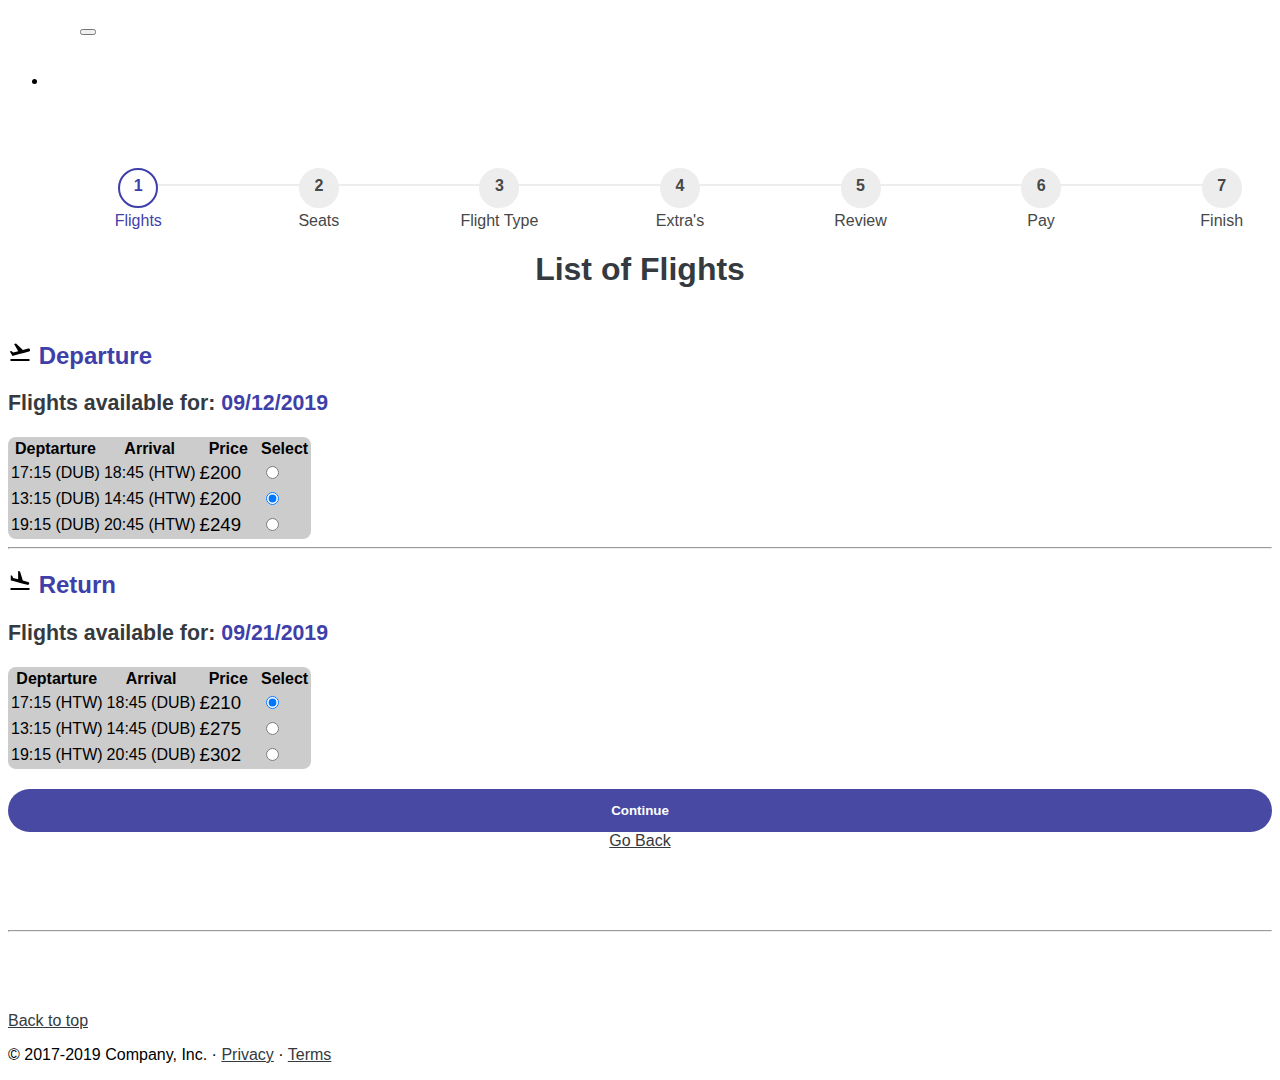
<file: FinalCode1/public/flights.html>
<html lang="en">
<head>
  <title>Select flight</title>
  <link rel="stylesheet" href="https://stackpath.bootstrapcdn.com/bootstrap/4.2.1/css/bootstrap.min.css" integrity="sha384-GJzZqFGwb1QTTN6wy59ffF1BuGJpLSa9DkKMp0DgiMDm4iYMj70gZWKYbI706tWS" crossorigin="anonymous">


    <!-- Add icon library -->
    <link rel="stylesheet" href="https://cdnjs.cloudflare.com/ajax/libs/font-awesome/4.7.0/css/font-awesome.min.css">
    <link href="css/progress.css" rel="stylesheet" type="text/css">
    <link href="css/style.css" rel="stylesheet" type="text/css">
    <!-- Google font -->
    <link href="https://fonts.googleapis.com/css?family=Montserrat" rel="stylesheet">

  </head>
    <body>
      <header role="banner">
        <div class="container-fullwidth">
          <a href="#main" class="skip" role="link" aria-label="skip to main content">Skip to main content</a>
            <nav class="navbar navbar-expand-sm bg-dark navbar-dark" role="navigation">
                 <a class="btn" href="index.html" role="button"></i>HOME</a>
                  <button class="navbar-toggler" aria-controls="navbar" type="button" data-toggle="collapse" data-target="#navbar3">
                      <span class="navbar-toggler-icon"></span>
                    </button>
                      <div class="navbar-collapse collapse" id="navbar3">
                         <ul class="navbar-nav">
                             <li class="nav-item active">
                                 <a class="btn" href="#">ABOUT <span class="sr-only">Home</span></a>
                             </li>
                           </ul>
                     </div>
                </nav>
              <br /><br />
              <ul class="list-unstyled multi-steps" role="progressbar"  aria-valuemin="0" aria-valuetext="Step 1: select flight" aria-valuemax="7">
                <li class="is-active" aria-current="true" aria-valuenow="1">Flights</li>
                <li>Seats</li>
                <li>Flight Type</li>
                <li>Extra's</li>
                <li>Review</li>
                <li>Pay</li>
                <li>Finish</li>
              </ul>
            </header>
            <!-- The flights are displayed in a table within a list with radio buttons attached
            to each row to select a flight option. Lists prove accessible and understandable
             for users, splitting up the retreived data will also ease usability  -->
          <main id="main" role="main">
            <article>
              <section>
                <h1>List of Flights</h1>
                <div class="jumbotron">
                  <form id="theForm" action="selectSeat.html" method="post">
                    <table class="table" role="table" aria-label="Departure flights">
                      <h2><img src="images/takeoff.svg" alt="plane departure"> Departure</h2>
                        <h3>Flights available for: <b class="dateHead">09/12/2019</b></h3>
                            <thead class="thead-dark" role="rowgroup">
                               <tr role="row">
                                 <th scope="col">Deptarture</th>
                                 <th scope="col">Arrival</th>
                                 <th scope="col">Price</th>
                                 <th scope="col">Select</th>
                               </tr>
                             </thead>
                             <tbody>
                              <div class="form-group">
                               <tr tabindex="0">
                                 <td>
                                   <div class="radiotext">
                                      <p>17:15 (DUB)</p>
                                   </div>
                                  </td>
                                  <td>
                                   <div class="radiotext">
                                        <p>
                                         18:45 (HTW)
                                       </p>
                                     </div>
                                   </td>
                                   <td>
                                    <div>
                                       <label for="regular"><span class="badge badge-info">£200</span></label>
                                   </div>
                                  </td>
                                  <td>
                                    <div class="radio">
                                       <label><input type="radio" id="regular" name="optradio" checked></label>
                                   </div>
                                  </td>
                               </tr>
                               <tr tabindex="0">
                                 <td>
                                  <div class="radiotext">
                                      <p>
                                        13:15 (DUB)
                                      </p>
                                  </div>
                                 </td>
                                 <td>
                                  <div class="radiotext">
                                      <p>
                                        14:45 (HTW)
                                      </p>
                                  </div>
                                 </td>
                                 <td>
                                   <div>
                                      <label for="regular2"><span class="badge badge-info">£200</span></label>
                                  </div>
                                 </td>
                                 <td>
                                   <div class="radio">
                                      <label><input type="radio" id="regular2" name="optradio" checked></label>
                                  </div>
                                 </td>

                               </tr >
                               <tr tabindex="0">
                                 <td>
                                  <div class="radiotext">
                                      <p>
                                        19:15 (DUB)
                                      </p>
                                  </div>
                                 </td>
                                 <td>
                                  <div class="radiotext">
                                      <p>
                                        20:45 (HTW)
                                      </p>
                                  </div>
                                 </td>
                                 <td>
                                   <div>
                                      <label for="regular3"><span class="badge badge-info">£249</span></label>
                                  </div>
                                 </td>
                                 <td>
                                   <div class="radio">
                                      <label><input type="radio" id="regular3" name="optradio"></label>
                                  </div>
                                 </td>
                               </tr>
                             </div>
                             </tbody>
                           </table>
                          <hr />
                           <table class="table" role="table" aria-label="Return Flights">
                              <h2><img src="images/land.svg" alt="plane arriving"> Return</h2>
                                  <h3>Flights available for: <b class="dateHead">09/21/2019</b></h3>
                                    <thead class="thead-dark">
                                      <tr role="row">
                                         <th scope="col" role="columnheader">Deptarture</th>
                                         <th scope="col" role="columnheader">Arrival</th>
                                         <th scope="col" role="columnheader">Price</th>
                                         <th scope="col" role="columnheader">Select</th>
                                       </tr>
                                     </thead>
                                     <tbody>
                                       <div class="form-group">
                                         <tr tabindex="0" role="row">

                                      <td role="cell">
                                       <div class="radiotext">
                                           <p>17:15 (HTW)</p>
                                       </div>
                                      </td>
                                    <td role="cell">
                                     <div class="radiotext">
                                         <p>18:45 (DUB)</p>
                                     </div>
                                    </td>
                                    <td role="cell">
                                      <div>
                                         <label for='regular4'><span class="badge badge-info">£210</span></label>
                                     </div>
                                    </td>
                                    <td role="cell">
                                      <div class="radio">
                                         <label><input type="radio" id='regular4' name="optradio2" checked></label>
                                     </div>
                                    </td>
                                 </tr>
                                 <tr tabindex="0" role="row">
                                   <td role="cell">
                                    <div class="radiotext">
                                        <p>13:15 (HTW)</p>
                                    </div>
                                   </td>
                                   <td role="cell">
                                    <div class="radiotext">
                                        <p>14:45 (DUB)</p>
                                    </div>
                                   </td>
                                   <td role="cell">
                                     <div>
                                        <label for="regular5"><span class="badge badge-info">£275</span></label>
                                    </div>
                                   </td>
                                   <td role="cell">
                                     <div class="radio">
                                        <label><input type="radio" id="regular5" name="optradio2"></label>
                                    </div>
                                   </td>
                                 </tr>
                                 <tr tabindex="0" role="row">
                                   <td role="cell">
                                    <div class="radiotext">
                                        <p>19:15 (HTW)</p>
                                    </div>
                                   </td>
                                   <td role="cell">
                                    <div class="radiotext">
                                        <p>20:45 (DUB)</p>
                                    </div>
                                   </td>
                                   <td role="cell">
                                     <div>
                                        <label for="regular6"><span class="badge badge-info">£302</span></label>
                                    </div>
                                   </td>
                                   <td role="cell">
                                     <div class="radio">
                                        <label><input type="radio" id="regular6" name="optradio2"></label>
                                    </div>
                                   </td>
                                 </tr>
                                  </div>
                               </tbody>
                             </table>

                            <div class="form-group">
                                <button type="submit" class="submit-btn" id="submit">Continue</button>
                              </div>
                              <div class="goback" role="link">
                                <a href="index.html" >Go Back</a>
                              </div>
                              </form>
                            </div> <!-- jumbo -->
                          </section>
                        </article>
                      </main>
                    </div> <!--container close div-->
             <hr class="featurette-divider">
              <footer class="container">
                <p class="float-right"><a href="#">Back to top</a></p>
                <p>&copy; 2017-2019 Company, Inc. &middot; <a href="#">Privacy</a> &middot; <a href="#">Terms</a></p>
              </footer>
              <!-- Script Tags -->
             <script src="https://code.jquery.com/jquery-3.3.1.slim.min.js" integrity="sha384-q8i/X+965DzO0rT7abK41JStQIAqVgRVzpbzo5smXKp4YfRvH+8abtTE1Pi6jizo" crossorigin="anonymous"></script>
             <script src="https://cdnjs.cloudflare.com/ajax/libs/popper.js/1.14.6/umd/popper.min.js" integrity="sha384-wHAiFfRlMFy6i5SRaxvfOCifBUQy1xHdJ/yoi7FRNXMRBu5WHdZYu1hA6ZOblgut" crossorigin="anonymous"></script>
             <script src="https://stackpath.bootstrapcdn.com/bootstrap/4.2.1/js/bootstrap.min.js" integrity="sha384-B0UglyR+jN6CkvvICOB2joaf5I4l3gm9GU6Hc1og6Ls7i6U/mkkaduKaBhlAXv9k" crossorigin="anonymous"></script>
    </body>
</html>
</file>
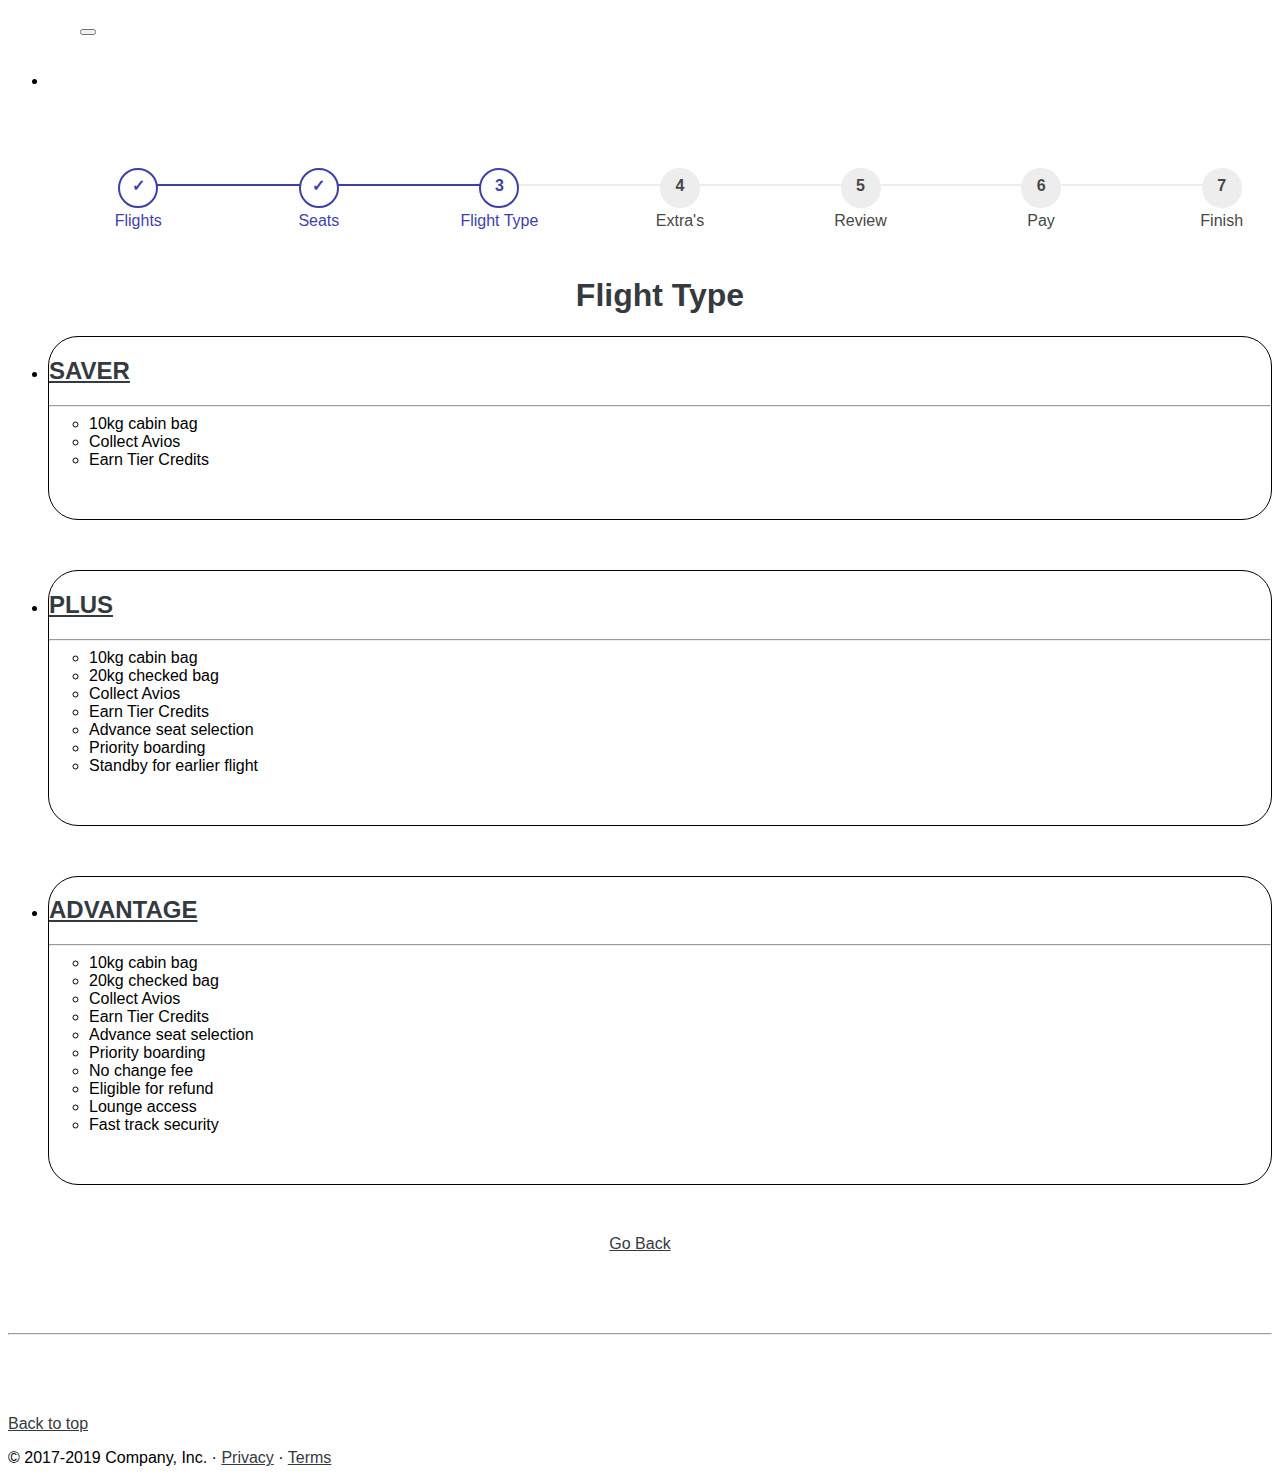
<file: FinalCode1/public/flightType.html>
<html lang="en">
<head>
  <title>Flight Type</title>
  <!-- <link href='https://fonts.googleapis.com/css?family=Open+Sans' rel='stylesheet' type='text/css'> -->
  <link rel="stylesheet" href="https://stackpath.bootstrapcdn.com/bootstrap/4.2.1/css/bootstrap.min.css" integrity="sha384-GJzZqFGwb1QTTN6wy59ffF1BuGJpLSa9DkKMp0DgiMDm4iYMj70gZWKYbI706tWS" crossorigin="anonymous">
  <!-- Add icon library -->
  <link rel="stylesheet" href="https://cdnjs.cloudflare.com/ajax/libs/font-awesome/4.7.0/css/font-awesome.min.css">
  <link href="css/progress.css" rel="stylesheet" type="text/css">
  <link href="css/style.css" rel="stylesheet" type="text/css">

  </head>
    <body>
      <header>
        <div class="container-fullwidth">
          <a href="#main" class="skip">Skip to main content</a>
            <nav class="navbar navbar-expand-sm bg-dark navbar-dark" role="navigation">
                 <a class="btn" href="index.html" role="button">HOME</a>
                 <button class="navbar-toggler" aria-controls="navbar" type="button" data-toggle="collapse" data-target="#navbar3">
                     <span class="navbar-toggler-icon"></span>
                 </button>
                 <div class="navbar-collapse collapse" id="navbar3">
                    <ul class="navbar-nav">
                      <li class="nav-item active">
                            <a class="btn" href="#">ABOUT <span class="sr-only">Home</span></a>
                        </li>
                      </ul>
                </div>
           </nav>
           <br /><br />
            <ul class="list-unstyled multi-steps" role="progressbar" aria-valuemin="0" aria-valuetext="Step 3: flight type" aria-valuemax="7">
              <li>Flights</li>
              <li>Seats</li>
              <li class="is-active" aria-current="true" aria-valuenow="3">Flight Type</li>
              <li>Extra's</li>
              <li>Review</li>
              <li>Pay</li>
              <li>Finish</li>
            </ul>
          </header>

      <main id="main" role="main">
        <article>
          <section>
            <div class="jumbotron">
              <div class="container">
                <div class="cards" role="group">
                  <ul role="list">
                      <h1 aria-label="flight type"><b>Flight Type</b></h1>
                      <div class="row">
                          <div class="col-sm-4 d-flex pb-3">
                              <li class="card card-block w-100" role="listitem">
                                <div class="card-body">
                                  <h2 class="card-title text-uppercase text-center">
                                    <a href="secondaryGoals.html" ><b>SAVER</b></a>
                                  </h2>
                                  <hr>
                                  <ul>
                                      <li>10kg cabin bag</li>
                                      <li>Collect Avios</li>
                                      <li>Earn Tier Credits</li>
                                    </ul>
                                  </div>
                              </li>
                          </div>
                          <div class="col-sm-4 d-flex pb-3">
                              <li class="card card-block w-100" role="listitem">
                                <div class="card-body">
                                  <h2 class="card-title text-uppercase text-center">
                                    <a href="secondaryGoals.html"><b>PLUS</b></a>
                                  </h2>
                                <hr>
                                  <ul>
                                    <li>10kg cabin bag</li>
                                    <li>20kg checked bag</li>
                                    <li>Collect Avios</li>
                                    <li>Earn Tier Credits</li>
                                    <li>Advance seat selection</li>
                                    <li>Priority boarding</li>
                                    <li>Standby for earlier flight</li>
                                  </ul>
                                </div>
                              </li>
                          </div>
                          <div class="col-sm-4 d-flex pb-3">
                              <li class="card card-block w-100" role="listitem">
                                <div class="card-body">
                                  <h2 class="card-title  text-uppercase text-center">
                                    <a href="secondaryGoals.html"><b>ADVANTAGE</b></a>
                                  </h2>
                                  <hr>
                                      <ul>
                                        <li>10kg cabin bag</li>
                                        <li>20kg checked bag</li>
                                        <li>Collect Avios</li>
                                        <li>Earn Tier Credits</li>
                                        <li>Advance seat selection</li>
                                        <li>Priority boarding</li>
                                        <li>No change fee</li>
                                        <li>Eligible for refund</li>
                                        <li>Lounge access</li>
                                        <li>Fast track security</li>
                                      </ul>
                                    </div>
                              </li>
                          </div>



                        </div>
                    </ul>

               </div>
             </div>
              </div>
          </section>
        </article>
</main>
</div>
<div class="goback" role="link">
  <a href="selectSeat.html" >Go Back</a>
</div>
    <hr class="featurette-divider">
    <footer class="container">
        <p class="float-right"><a href="#">Back to top</a></p>
        <p>&copy; 2017-2019 Company, Inc. &middot; <a href="#">Privacy</a> &middot; <a href="#">Terms</a></p>
      </footer>

      <script src="https://code.jquery.com/jquery-3.3.1.slim.min.js" integrity="sha384-q8i/X+965DzO0rT7abK41JStQIAqVgRVzpbzo5smXKp4YfRvH+8abtTE1Pi6jizo" crossorigin="anonymous"></script>
      <script src="https://cdnjs.cloudflare.com/ajax/libs/popper.js/1.14.6/umd/popper.min.js" integrity="sha384-wHAiFfRlMFy6i5SRaxvfOCifBUQy1xHdJ/yoi7FRNXMRBu5WHdZYu1hA6ZOblgut" crossorigin="anonymous"></script>
      <script src="https://stackpath.bootstrapcdn.com/bootstrap/4.2.1/js/bootstrap.min.js" integrity="sha384-B0UglyR+jN6CkvvICOB2joaf5I4l3gm9GU6Hc1og6Ls7i6U/mkkaduKaBhlAXv9k" crossorigin="anonymous"></script>

      <script>
      const cards = document.querySelectorAll('.card');
      Array.prototype.forEach.call(cards, card => {
          let down, up, link = card.querySelector('h2 a');
          card.style.cursor = 'pointer';
          card.onmousedown = () => down = +new Date();
          card.onmouseup = () => {
              up = +new Date();
              if ((up - down) < 200) {
                  link.click();
              }
          }
      });
      </script>

  </body>
  </html>
</file>
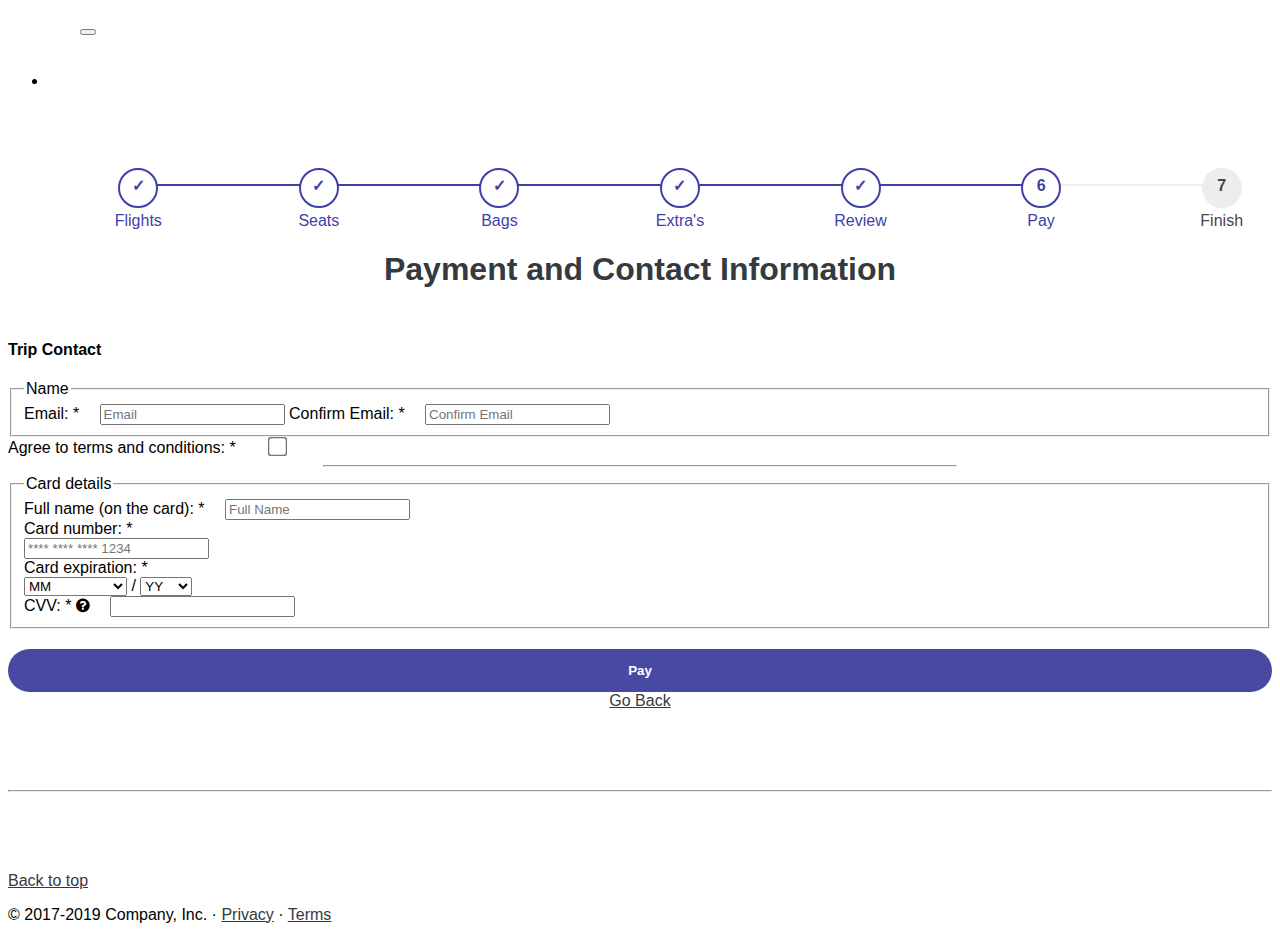
<file: FinalCode1/public/payment.html>
<html lang="en">
<head>
  <title>Cutomer Details and Payment</title>

  <!-- <link href='https://fonts.googleapis.com/css?family=Open+Sans' rel='stylesheet' type='text/css'> -->
  <link rel="stylesheet" href="https://stackpath.bootstrapcdn.com/bootstrap/4.2.1/css/bootstrap.min.css" integrity="sha384-GJzZqFGwb1QTTN6wy59ffF1BuGJpLSa9DkKMp0DgiMDm4iYMj70gZWKYbI706tWS" crossorigin="anonymous">
  <!-- Add icon library -->
  <link rel="stylesheet" href="https://cdnjs.cloudflare.com/ajax/libs/font-awesome/4.7.0/css/font-awesome.min.css">
  <link href="css/progress.css" rel="stylesheet" type="text/css">
  <link href="css/style.css" rel="stylesheet" type="text/css">

  </head>
  <body>
    <header>
      <div class="container-fullwidth">
        <a href="#main" class="skip" role="link" aria-label="skip to main content">Skip to main content</a>
        <nav class="navbar navbar-expand-sm bg-dark navbar-dark" role="navigation">
             <a class="btn" href="index.html" role="button"></i>HOME</a>
              <button class="navbar-toggler" aria-controls="navbar" type="button" data-toggle="collapse" data-target="#navbar3">
                  <span class="navbar-toggler-icon"></span>
                </button>
                <div class="navbar-collapse collapse" id="navbar3">
                   <ul class="navbar-nav">
                     <li class="nav-item active">
                         <a class="btn" href="#">ABOUT <span class="sr-only">Home</span></a>
                     </li>
                   </ul>
               </div>
            </nav>
            <br /><br />
            <ul class="list-unstyled multi-steps" role="progressbar"  aria-valuemin="0" aria-valuetext="Step 5: payment" aria-valuemax="7">
              <li >Flights</li>
              <li>Seats</li>
              <li>Bags</li>
              <li>Extra's</li>
              <li>Review</li>
              <li class="is-active" aria-current="true" aria-valuenow="6">Pay</li>
              <li>Finish</li>
            </ul>
          </header>
    <main id="main" role="main">
    <article>
      <section>
        <h1>Payment and Contact Information</h1>
        <div class="jumbotron">
          <div class="container">
            <div class="row justify-content-center align-items-center">
              <div class="card">
                <div class="card-body p-5">
                  <h4 id="payH">Trip Contact</h2>
                    <form id="theForm" action="success.html" method="post" aria-labelledby="pay">

                   <fieldset>
                       <legend>
                         Name
                       </legend>
                       <label for="firstName">Email: *</label>
                        <input type="email" class="form-control" id="firstName" placeholder="Email" required>


                     <label for="lastName">Confirm Email: *</label>
                      <input type="email" class="form-control" id="lastName" placeholder="Confirm Email" required>

                   </fieldset>

                  <div class="form-check"><label class="form-check-label" for="invalidCheck">
                     Agree to terms and conditions: *
                   </label>
                     <input class="form-check-input" name="agree" type="checkbox" value="" id="invalidCheck">

                   </div>
                 <!-- </div> -->

            <hr width="50%"/>

                 <!-- <h4>
                 Card Holder Info
               </h4> -->
               <fieldset>
                 <legend>
                   Card details
                 </legend>
                 <div class="form-group">
                     <label for="cardName">Full name (on the card): *</label>
                      <input type="text" id="cardName"class="form-control" name="cardName" placeholder="Full Name" required>

                     </div>

                     <!-- <div class="form-group"> -->
                     <label for="cardNumber">Card number: *</label>
                     <div class="input-group">
                       <div class="input-group-prepend">

                       </div>
                       <input type="text" id="cardNumber" class="form-control" name="cardNumber" placeholder="**** **** **** 1234" required>
                     </div>
                     <!-- </div> -->

                   <div class="row">
                       <div class="col-sm-8">
                           <div class="form-group">
                               <label for="cardExp">Card expiration: *</label>
                             <div class="form-inline">
                               <select class="form-control" id="cardExp" >
                             <option>MM</option>
                             <option>01 - January</option>
                             <option>02 - February</option>
                             <option>03 - February</option>
                           </select>
                                 <span style="width:10%; text-align: center"> / </span>
                                 <select class="form-control" id="cardExp" aria-describedby="yearyear">
                             <option>YY</option>
                             <option>2018</option>
                             <option>2019</option>
                           </select>
                             </div>
                           </div>
                       </div>
                       <div class="col-sm-4">
                           <div class="form-group">
                               <label data-toggle="tooltip" title="CVV" data-original-title="3 digits code on back side of the card">CVV: * <i class="fa fa-question-circle"></i></label>
                               <input class="form-control" required="" type="text">
                           </div>
                       </div>
                   </div>

               </fieldset>

                   <div class="form-group">
                    <button type="submit" href="success.html" class="submit-btn" id="submit">Pay</button>
                  </div>
                  <div class="goback" role="link">
                    <a href="index.html" >Go Back</a>
                  </div>
                </form>


              </div> <!-- </ for card div -->
            </div> <!-- </ for card body-->
           <!-- </div> -->
        </div>
      </div>
      </section>
    </article>
  </main>
    <hr class="featurette-divider">
     <footer class="container">
         <p class="float-right"><a href="#">Back to top</a></p>
         <p>&copy; 2017-2019 Company, Inc. &middot; <a href="#">Privacy</a> &middot; <a href="#">Terms</a></p>
       </footer>
    <script src="https://code.jquery.com/jquery-3.3.1.slim.min.js" integrity="sha384-q8i/X+965DzO0rT7abK41JStQIAqVgRVzpbzo5smXKp4YfRvH+8abtTE1Pi6jizo" crossorigin="anonymous"></script>
    <script src="https://cdnjs.cloudflare.com/ajax/libs/popper.js/1.14.6/umd/popper.min.js" integrity="sha384-wHAiFfRlMFy6i5SRaxvfOCifBUQy1xHdJ/yoi7FRNXMRBu5WHdZYu1hA6ZOblgut" crossorigin="anonymous"></script>
    <script src="https://stackpath.bootstrapcdn.com/bootstrap/4.2.1/js/bootstrap.min.js" integrity="sha384-B0UglyR+jN6CkvvICOB2joaf5I4l3gm9GU6Hc1og6Ls7i6U/mkkaduKaBhlAXv9k" crossorigin="anonymous"></script>
    <!-- <script src="js/paymentVal.js" type="text/javascript"></script> -->
  </body>
</html>
</file>
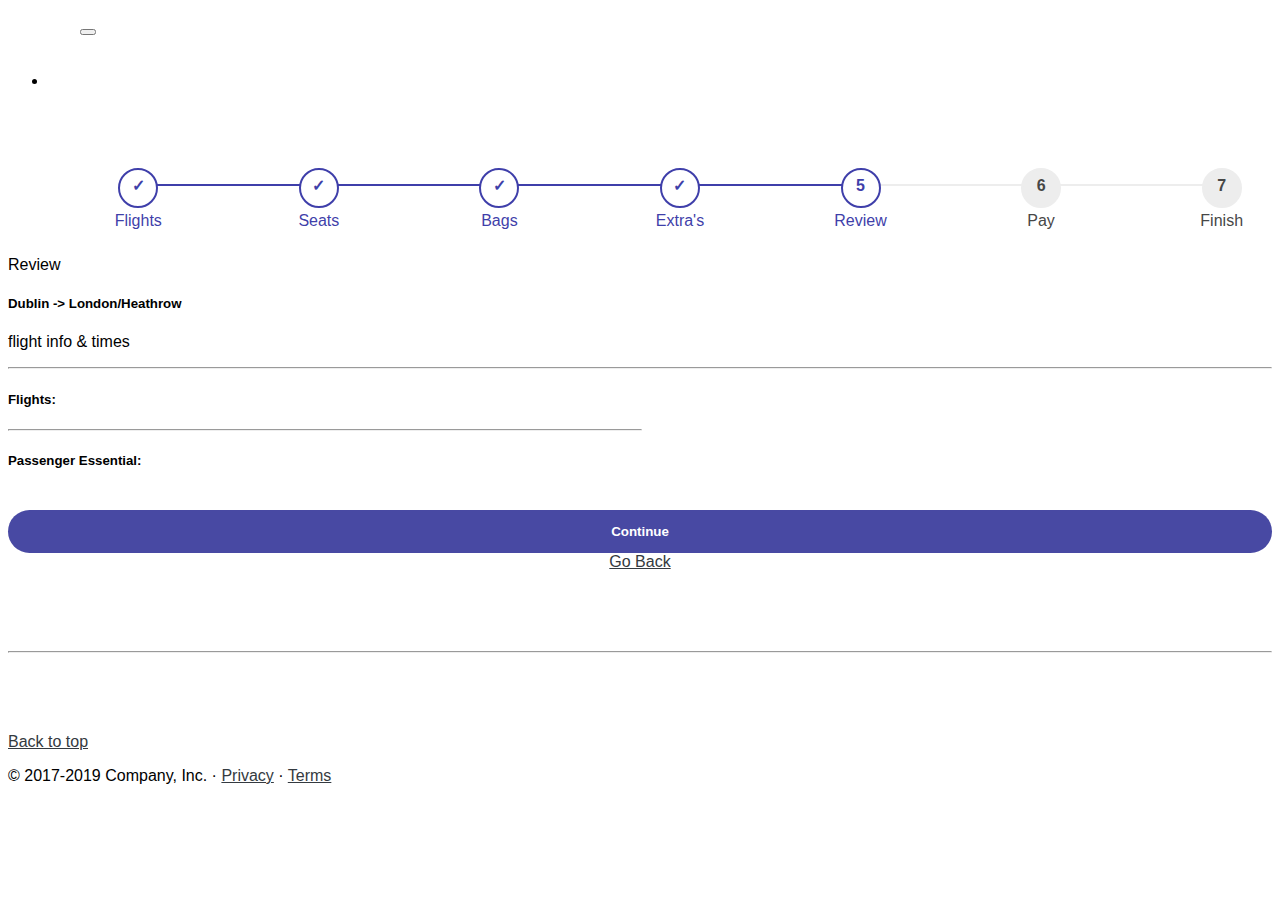
<file: FinalCode1/public/review.html>
<html lang="en">
<head>
  <title>Review booking</title>

  <!-- <link href='https://fonts.googleapis.com/css?family=Open+Sans' rel='stylesheet' type='text/css'> -->
  <link rel="stylesheet" href="https://stackpath.bootstrapcdn.com/bootstrap/4.2.1/css/bootstrap.min.css" integrity="sha384-GJzZqFGwb1QTTN6wy59ffF1BuGJpLSa9DkKMp0DgiMDm4iYMj70gZWKYbI706tWS" crossorigin="anonymous">
    <!-- Add icon library -->
  <link rel="stylesheet" href="https://cdnjs.cloudflare.com/ajax/libs/font-awesome/4.7.0/css/font-awesome.min.css">

  <link href="css/progress.css" rel="stylesheet" type="text/css">
  <link href="css/style.css" rel="stylesheet" type="text/css">

  </head>
  <body>
    <header>
      <div class="container-fullwidth">
        <a href="#main" class="skip" role="link" aria-label="skip to main content">Skip to main content</a>
          <nav class="navbar navbar-expand-sm bg-dark navbar-dark" role="navigation">
               <a class="btn" href="index.html" role="button"></i>HOME</a>
                <button class="navbar-toggler" aria-controls="navbar" type="button" data-toggle="collapse" data-target="#navbar3">
                    <span class="navbar-toggler-icon"></span>
                  </button>
                    <div class="navbar-collapse collapse" id="navbar3">
                       <ul class="navbar-nav">
                           <li class="nav-item active">
                               <a class="btn" href="#">ABOUT <span class="sr-only">Home</span></a>
                           </li>
                         </ul>
                   </div>
              </nav>
            <br /><br />
                <ul class="list-unstyled multi-steps">
                  <li>Flights</li>
                  <li>Seats</li>
                  <li>Bags</li>
                  <li>Extra's</li>
                  <li class="is-active" aria-current="true">Review</li>
                  <li>Pay</li>
                  <li>Finish</li>
                </ul>
            </header>

          <main id="main" role="main">
              <article role="article">
                <section>
                  <div class="jumbotron">
                    <div class="card">
                       <div class="card-header" aria-labelledby="card-header">
                         Review
                       </div>
                       <div class="card-body">
                         <h5 class="card-title" aria-labelledby="card-title">Dublin -> London/Heathrow</h5>
                         <p class="card-text" aria-labelledby="card-title">flight info & times</p>

                         <hr />

                         <h5 class="card-title" aria-describedby="card-text">Flights: </h5>
                         <p class="card-text"></p>

                         <hr align="left" width="50%"/>

                         <h5 class="card-title">Passenger Essential: </h5>
                         <p class="card-text2" aria-describedby="card-text2"> </p>
                         <form role="form" action="payment.html" method="post">

                         <div class="form-group">
                           <button type="submit" class="submit-btn" id="submit">Continue</button>
                         </div>
                         <div class="goback" role="link">
                           <a href="index.html" >Go Back</a>
                         </div>
                        </form>
                       </div>
                     </div>
                   </div>
                 </div>
               </section>
             </article>
           </main>
           <hr class="featurette-divider">
              <footer class="container">
                  <p class="float-right"><a href="#">Back to top</a></p>
                  <p>&copy; 2017-2019 Company, Inc. &middot; <a href="#">Privacy</a> &middot; <a href="#">Terms</a></p>
                </footer>
            <script src="https://code.jquery.com/jquery-3.3.1.slim.min.js" integrity="sha384-q8i/X+965DzO0rT7abK41JStQIAqVgRVzpbzo5smXKp4YfRvH+8abtTE1Pi6jizo" crossorigin="anonymous"></script>
            <script src="https://cdnjs.cloudflare.com/ajax/libs/popper.js/1.14.6/umd/popper.min.js" integrity="sha384-wHAiFfRlMFy6i5SRaxvfOCifBUQy1xHdJ/yoi7FRNXMRBu5WHdZYu1hA6ZOblgut" crossorigin="anonymous"></script>
            <script src="https://stackpath.bootstrapcdn.com/bootstrap/4.2.1/js/bootstrap.min.js" integrity="sha384-B0UglyR+jN6CkvvICOB2joaf5I4l3gm9GU6Hc1og6Ls7i6U/mkkaduKaBhlAXv9k" crossorigin="anonymous"></script>

          </body>
</html>
</file>
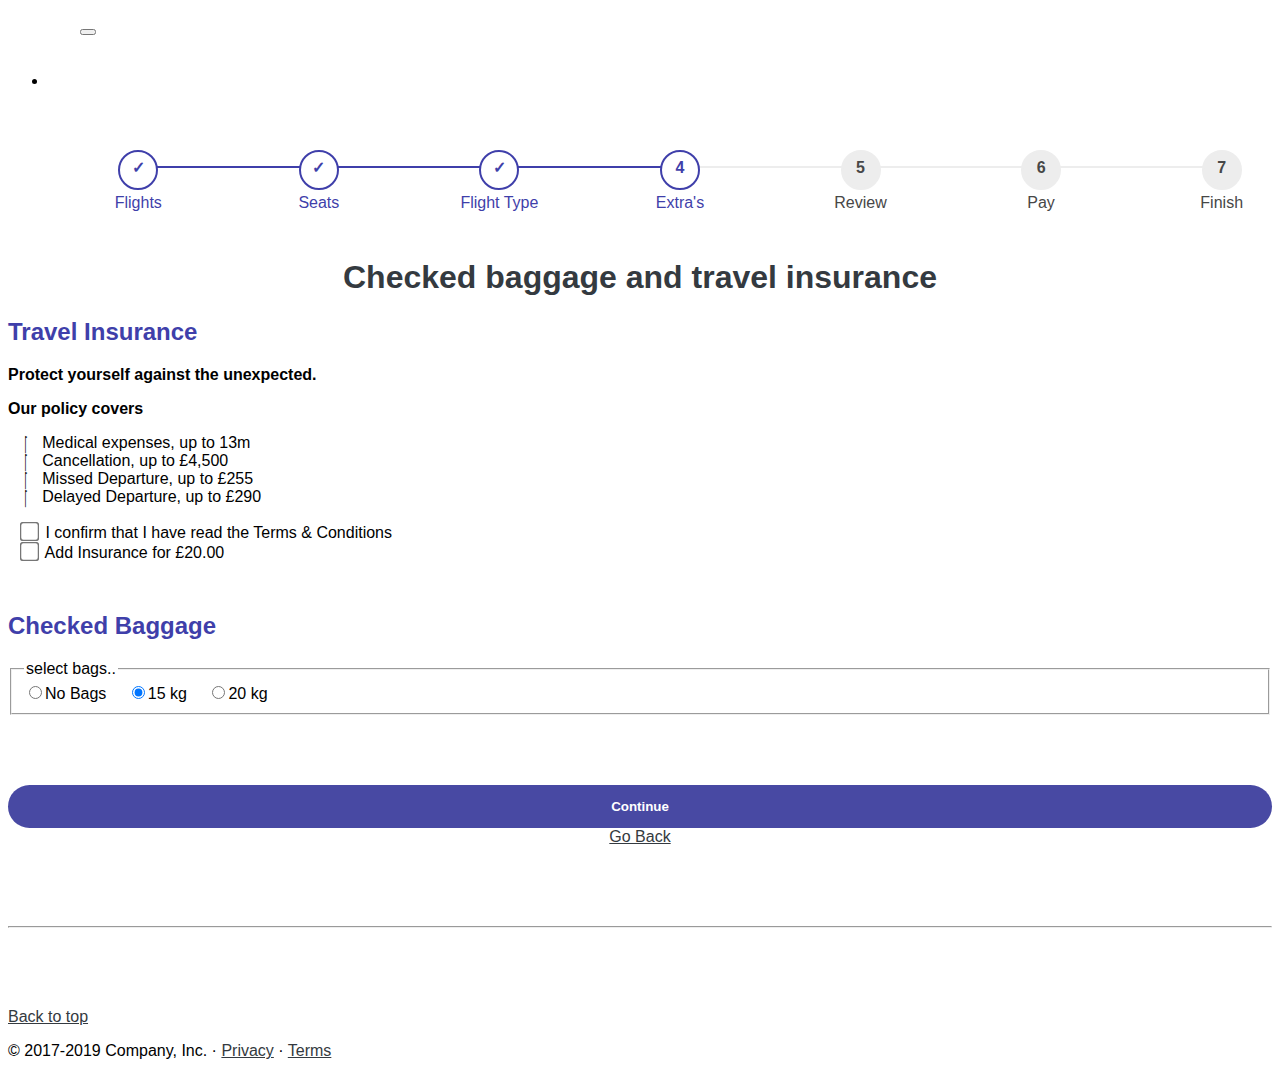
<file: FinalCode1/public/secondaryGoals.html>
<html lang="en">
<head>
  <title>Choose any Extra's</title>

  <!-- <link href='https://fonts.googleapis.com/css?family=Open+Sans' rel='stylesheet' type='text/css'> -->
  <link rel="stylesheet" href="https://stackpath.bootstrapcdn.com/bootstrap/4.2.1/css/bootstrap.min.css" integrity="sha384-GJzZqFGwb1QTTN6wy59ffF1BuGJpLSa9DkKMp0DgiMDm4iYMj70gZWKYbI706tWS" crossorigin="anonymous">

  <!-- Add icon library -->
  <link rel="stylesheet" href="https://cdnjs.cloudflare.com/ajax/libs/font-awesome/4.7.0/css/font-awesome.min.css">
  <link href="https://gitcdn.github.io/bootstrap-toggle/2.2.2/css/bootstrap-toggle.min.css" rel="stylesheet">
  <link href="css/progress.css" rel="stylesheet" type="text/css">
  <link href="css/style.css" rel="stylesheet" type="text/css">

  </head>
  <body>
    <!--- This page displays how semantic structure has a hierarcy. For assistive
    technology this hierarcy can help assistive devices. Only one <h1> elememt should be used, </h1> -->
    <header>
      <div class="container-fullwidth">
        <a href="#main" class="skip">Skip to main content</a>
          <nav class="navbar navbar-expand-sm bg-dark navbar-dark" role="navigation">
               <a class="btn" href="index.html" role="button">HOME</a>
               <button class="navbar-toggler" aria-controls="navbar" type="button" data-toggle="collapse" data-target="#navbar3">
                   <span class="navbar-toggler-icon"></span>
               </button>
               <div class="navbar-collapse collapse" id="navbar3">
                  <ul class="navbar-nav">
                    <li class="nav-item active">
                          <a class="btn" href="#">ABOUT <span class="sr-only">Home</span></a>
                      </li>
                    </ul>
              </div>
         </nav>
          <br />
            <ul class="list-unstyled multi-steps" role="progressbar" aria-valuemin="0" aria-valuetext="Step 4: Extra's" aria-valuemax="7">
              <li>Flights</li>
              <li>Seats</li>
              <li>Flight Type</li>
              <li class="is-active" aria-current="true" aria-valuenow="4">Extra's</li>
              <li>Review</li>
              <li>Pay</li>
              <li>Finish</li>
            </ul>
        </header>

        <main id="main" role="main">
          <article>
            <section>
              <div class="jumbotron">
                <div class="container">
                        <h1>Checked baggage and travel insurance</h1>
                        <div class="card">
                          <div class="card-body" tabindex="0">
                            <h2 class="card-title">Travel Insurance</h2>
                              <p><b>Protect yourself against the unexpected.</b></p>
                              <p><b>Our policy covers</b></p>
                              <ul class="fa-ul">
                                <li><span class="fa-li"><i class="fas fa-check"></i></span>Medical expenses, up to 13m</li>
                                <li><span class="fa-li"><i class="fas fa-check"></i></span>Cancellation, up to £4,500</li>
                                <li><span class="fa-li"><i class="fas fa-check"></i></span>Missed Departure, up to £255</li>
                                <li><span class="fa-li"><i class="fas fa-check"></i></span>Delayed Departure, up to £290</li>
                              </ul>

                              <form role="form"  action="review.html" method="post">


                                <div class="custom-control custom-checkbox">
                                  <input type="checkbox" class="custom-control-input" id="customCheck1">
                                  <label class="custom-control-label" for="customCheck1">I confirm that I have read the Terms & Conditions</label>
                                </div>

                                <div class="custom-control custom-switch">
                                    <input type="checkbox" class="custom-control-input" id="customSwitch1">
                                    <label class="custom-control-label" for="customSwitch1">Add Insurance for £20.00</label>
                                  </div>
                                </div>
                          </div>

                          <div class="card">

                            <div class="card-body" tabindex="0">
                              <h2 class="card-title">Checked Baggage</h2>
                              <fieldset>
                                 <legend>select bags..</legend>
                                    <label for="nobags" class="radio-inline">
                                      <input type="radio" name="bags" value="" >No Bags
                                    </label>
                                    <label class="radio-inline">
                                      <input type="radio" name="bags" value="" checked>15 kg
                                    </label>
                                    <label class="radio-inline">
                                      <input type="radio" name="bags" value="">20 kg
                                    </label>
                                  </fieldset>
                                </div>
                            </div>
                            <div class="form-group">
                              <button type="submit" class="submit-btn" id="submit">Continue</button>
                              </div>
                              <div class="goback" role="link">
                                <a href="flightType.html">Go Back</a>
                              </div>
                          </form>
                        </div>
                      </div>
                    </section>
          </article>
      </main>
    </div>

    <hr class="featurette-divider">
    <footer class="container">
        <p class="float-right"><a href="#">Back to top</a></p>
        <p>&copy; 2017-2019 Company, Inc. &middot; <a href="#">Privacy</a> &middot; <a href="#">Terms</a></p>
      </footer>

      <script>
        $(function() {
          $('#toggle-two').bootstrapToggle({
            on: 'Added',
            off: 'Not Added'
          });
        })
      </script>


        <script src="https://code.jquery.com/jquery-3.3.1.slim.min.js" integrity="sha384-q8i/X+965DzO0rT7abK41JStQIAqVgRVzpbzo5smXKp4YfRvH+8abtTE1Pi6jizo" crossorigin="anonymous"></script>
        <script src="https://cdnjs.cloudflare.com/ajax/libs/popper.js/1.14.6/umd/popper.min.js" integrity="sha384-wHAiFfRlMFy6i5SRaxvfOCifBUQy1xHdJ/yoi7FRNXMRBu5WHdZYu1hA6ZOblgut" crossorigin="anonymous"></script>
        <script src="https://stackpath.bootstrapcdn.com/bootstrap/4.2.1/js/bootstrap.min.js" integrity="sha384-B0UglyR+jN6CkvvICOB2joaf5I4l3gm9GU6Hc1og6Ls7i6U/mkkaduKaBhlAXv9k" crossorigin="anonymous"></script>

        <script src="https://gitcdn.github.io/bootstrap-toggle/2.2.2/js/bootstrap-toggle.min.js"></script>

        </body>
        </html>
</file>
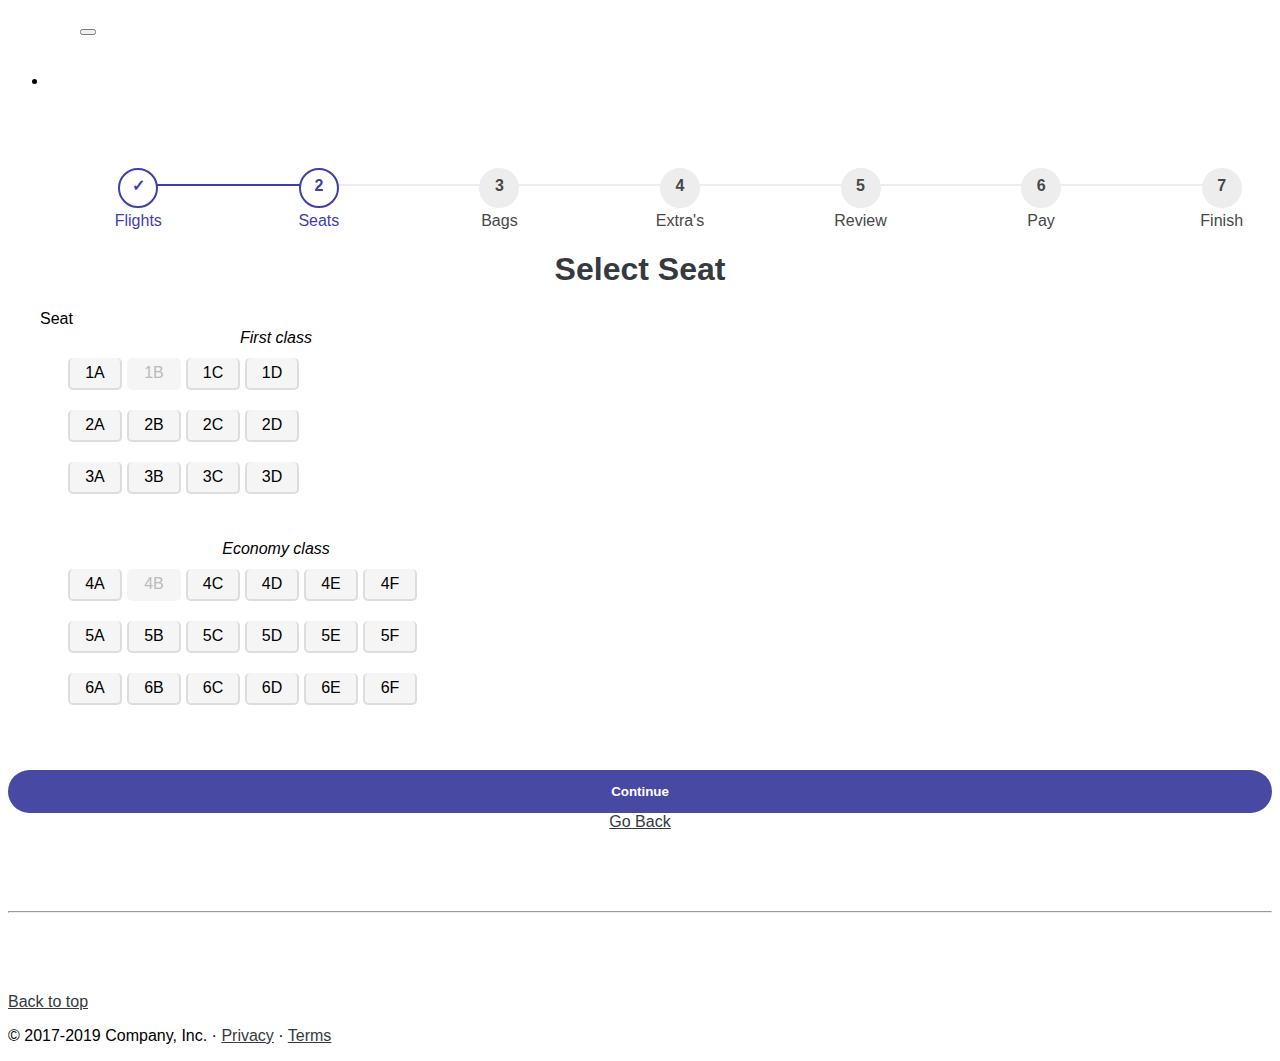
<file: FinalCode1/public/selectSeat.html>
<!DOCTYPE html>
<html lang="en">
    <head>
      <title>Select seat</title>
      <meta charset='UTF-8'/>
        <link rel="stylesheet" href="https://stackpath.bootstrapcdn.com/bootstrap/4.2.1/css/bootstrap.min.css" integrity="sha384-GJzZqFGwb1QTTN6wy59ffF1BuGJpLSa9DkKMp0DgiMDm4iYMj70gZWKYbI706tWS" crossorigin="anonymous">

        <link href="css/style.css" rel="stylesheet" type="text/css">
        <link href="css/plane.css" rel="stylesheet" type="text/css">
        <link href="css/progress.css" rel="stylesheet" type="text/css">

        <!-- Add icon library -->
        <link rel="stylesheet" href="https://cdnjs.cloudflare.com/ajax/libs/font-awesome/4.7.0/css/font-awesome.min.css">
      </head>
      <body>
      <header>
        <div class="container-fullwidth">
          <a href="#main" class="skip" role="link" aria-label="skip to main content">Skip to main content</a>
          <nav class="navbar navbar-expand-sm bg-dark navbar-dark" role="navigation">
               <a class="btn" href="index.html" role="button"></i>HOME</a>
                <button class="navbar-toggler" aria-controls="navbar" type="button" data-toggle="collapse" data-target="#navbar3">
                    <span class="navbar-toggler-icon"></span>
                  </button>
                    <div class="navbar-collapse collapse" id="navbar3">
                       <ul class="navbar-nav">
                           <li class="nav-item active">
                               <a class="btn" href="#">ABOUT <span class="sr-only">Home</span></a>
                           </li>
                         </ul>
                   </div>
              </nav>
          <br /><br />
            <ul class="list-unstyled multi-steps" role="progressbar"  aria-valuemin="0" aria-valuetext="Step 2: select seat" aria-valuemax="7">
              <li >Flights</li>
              <li class="is-active" aria-current="true" aria-valuenow="2">Seats</li>
              <li>Bags</li>
              <li>Extra's</li>
              <li>Review</li>
              <li>Pay</li>
              <li>Finish</li>
            </ul>
          </header>
          <main id="main">
            <article>
              <section>
                <h1>Select Seat</h1>
                <!-- <div class="jumbotron"> -->
                  <div class="container h-100">
                    <div class="row h-100 justify-content-center align-items-center">
                      <div class="card">
                        <div class="card-body">
                          <div class="row">
                            <div class="plane">
                              <form role="form" id="myForm" action="flightType.html" method="post">
                                <!-- Using forms, grouping contros, CSS plugin for the picker. Each input is a check box. -->
                        			<fieldset>
                        				<legend>
                        					<span class="field-legend">Seat</span>
                        				</legend>
                        				    <div class="firstClass">
                        					<fieldset class="field" >
                                    <legend>
                                      <span class="field-legend">First class</span>
                                    </legend>
                                    <div class="plane-row">

                                      <div class="plane-seat plane-seat--firstClass ">
                                        <label for="seat">
                                          <input
                                            type="checkbox"
                                            name="seat"
                                            value="1A"
                                            id="seat"
                                            />
                                          <span class="plane-seatNumber">1A <span class="visually-hidden">Window</span></span>
                                        </label>
                                      </div>

                                      <div class="plane-seat plane-seat--firstClass plane-seat-isTaken">
                                        <label for="seat1B">
                                          <input
                                            type="checkbox"
                                            name="seat"
                                            value="1B"
                                            id="seat1B"
                                            disabled
                                            >
                                          <span class="plane-seatNumber">1B<span class="visually-hidden">Isle</span></span>
                                        </label>
                                      </div>

                                      <div class="plane-seat plane-seat--firstClass ">
                                        <label for="seat1C">
                                          <input
                                            type="checkbox"
                                            name="seat"
                                            value="1C"
                                            id="seat1C"

                                            >
                                          <span class="plane-seatNumber">1C<span class="visually-hidden">Isle</span></span>
                                        </label>
                                      </div>

                                      <div class="plane-seat plane-seat--firstClass ">
                                        <label for="seat1D">
                                          <input
                                            type="checkbox"
                                            name="seat"
                                            value="1D"
                                            id="seat1D"

                                            >
                                          <span class="plane-seatNumber">1D <span class="visually-hidden">Window</span></span>
                                        </label>
                                      </div>

                                  </div>

                                  <div class="plane-row">

                                      <div class="plane-seat plane-seat--firstClass ">
                                        <label for="seat2A">
                                          <input
                                            type="checkbox"
                                            name="seat"
                                            value="2A"
                                            id="seat2A"

                                            >
                                          <span class="plane-seatNumber">2A <span class="visually-hidden">Window</span></span>
                                        </label>
                                      </div>

                                      <div class="plane-seat plane-seat--firstClass ">
                                        <label for="seat2B">
                                          <input
                                            type="checkbox"
                                            name="seat"
                                            value="2B"
                                            id="seat2B"

                                            >
                                          <span class="plane-seatNumber">2B<span class="visually-hidden">Isle</span></span>
                                        </label>
                                      </div>

                                      <div class="plane-seat plane-seat--firstClass ">
                                        <label for="seat2C">
                                          <input
                                            type="checkbox"
                                            name="seat"
                                            value="2C"
                                            id="seat2C"

                                            >
                                          <span class="plane-seatNumber">2C<span class="visually-hidden">Isle</span></span>
                                        </label>
                                      </div>

                                      <div class="plane-seat plane-seat--firstClass ">
                                        <label for="seat2D">
                                          <input
                                            type="checkbox"
                                            name="seat"
                                            value="2D"
                                            id="seat2D"

                                            >
                                          <span class="plane-seatNumber">2D <span class="visually-hidden">Window</span></span>
                                        </label>
                                      </div>

                                  </div>

                                  <div class="plane-row">

                                      <div class="plane-seat plane-seat--firstClass ">
                                        <label for="seat3A">
                                          <input
                                            type="checkbox"
                                            name="seat"
                                            value="3A"
                                            id="seat3A"

                                            >
                                          <span class="plane-seatNumber">3A <span class="visually-hidden">Window</span></span>
                                        </label>
                                      </div>

                                      <div class="plane-seat plane-seat--firstClass ">
                                        <label for="seat3B">
                                          <input
                                            type="checkbox"
                                            name="seat"
                                            value="3B"
                                            id="seat3B"

                                            >
                                          <span class="plane-seatNumber">3B<span class="visually-hidden">Isle</span></span>
                                        </label>
                                      </div>

                                      <div class="plane-seat plane-seat--firstClass ">
                                        <label for="seat3C">
                                          <input
                                            type="checkbox"
                                            name="seat"
                                            value="3C"
                                            id="seat3C"

                                            >
                                          <span class="plane-seatNumber">3C<span class="visually-hidden">Isle</span></span>
                                        </label>
                                      </div>

                                      <div class="plane-seat plane-seat--firstClass ">
                                        <label for="seat3D">
                                          <input
                                            type="checkbox"
                                            name="seat"
                                            value="3D"
                                            id="seat3D"

                                            >
                                          <span class="plane-seatNumber">3D <span class="visually-hidden">Window</span></span>
                                        </label>
                                      </div>

                                  </div>

                              </fieldset>
                              				</div>
                              				<div class="economyClass">

                              				<fieldset class="field" >
                                        <legend>
                                          <span class="field-legend">Economy class</span>


                                        </legend>

                                  <div class="plane-row">

                                      <div class="plane-seat plane-seat--economyclass ">
                                        <label for="seat4A">
                                          <input
                                            type="checkbox"
                                            name="seat"
                                            value="4A"
                                            id="seat4A"

                                            >
                                          <span class="plane-seatNumber">4A <span class="visually-hidden">Window</span></span>
                                        </label>
                                      </div>

                                      <div class="plane-seat plane-seat--economyclass plane-seat-isTaken">
                                        <label for="seat4B">
                                          <input
                                            type="checkbox"
                                            name="seat"
                                            value="4B"
                                            id="seat4B"
                                            disabled
                                            >
                                          <span class="plane-seatNumber">4B</span>
                                        </label>
                                      </div>

                                      <div class="plane-seat plane-seat--economyclass ">
                                        <label for="seat4C">
                                          <input
                                            type="checkbox"
                                            name="seat"
                                            value="4C"
                                            id="seat4C"

                                            >
                                          <span class="plane-seatNumber">4C <span class="visually-hidden">Isle</span></span>
                                        </label>
                                      </div>

                                      <div class="plane-seat plane-seat--economyclass ">
                                        <label for="seat4D">
                                          <input
                                            type="checkbox"
                                            name="seat"
                                            value="4D"
                                            id="seat4D"

                                            >
                                          <span class="plane-seatNumber">4D <span class="visually-hidden">Isle</span></span>
                                        </label>
                                      </div>

                                      <div class="plane-seat plane-seat--economyclass ">
                                        <label for="seat4E">
                                          <input
                                            type="checkbox"
                                            name="seat"
                                            value="4E"
                                            id="seat4E"

                                            >
                                          <span class="plane-seatNumber">4E</span>
                                        </label>
                                      </div>

                                      <div class="plane-seat plane-seat--economyclass ">
                                        <label for="seat4F">
                                          <input
                                            type="checkbox"
                                            name="seat"
                                            value="4F"
                                            id="seat4F"

                                            >
                                          <span class="plane-seatNumber">4F <span class="visually-hidden">Window</span></span>
                                        </label>
                                      </div>

                                  </div>

                                  <div class="plane-row">

                                      <div class="plane-seat plane-seat--economyclass ">
                                        <label for="seat5A">
                                          <input
                                            type="checkbox"
                                            name="seat"
                                            value="5A"
                                            id="seat5A"

                                            >
                                          <span class="plane-seatNumber">5A <span class="visually-hidden">Window</span></span>
                                        </label>
                                      </div>

                                      <div class="plane-seat plane-seat--economyclass ">
                                        <label for="seat5B">
                                          <input
                                            type="checkbox"
                                            name="seat"
                                            value="5B"
                                            id="seat5B"

                                            >
                                          <span class="plane-seatNumber">5B</span>
                                        </label>
                                      </div>

                                      <div class="plane-seat plane-seat--economyclass ">
                                        <label for="seat5C">
                                          <input
                                            type="checkbox"
                                            name="seat"
                                            value="5C"
                                            id="seat5C"

                                            >
                                          <span class="plane-seatNumber">5C <span class="visually-hidden">Isle</span></span>
                                        </label>
                                      </div>

                                      <div class="plane-seat plane-seat--economyclass ">
                                        <label for="seat5D">
                                          <input
                                            type="checkbox"
                                            name="seat"
                                            value="5D"
                                            id="seat5D"

                                            >
                                          <span class="plane-seatNumber">5D <span class="visually-hidden">Isle</span></span>
                                        </label>
                                      </div>

                                      <div class="plane-seat plane-seat--economyclass ">
                                        <label for="seat5E">
                                          <input
                                            type="checkbox"
                                            name="seat"
                                            value="5E"
                                            id="seat5E"

                                            >
                                          <span class="plane-seatNumber">5E</span>
                                        </label>
                                      </div>

                                      <div class="plane-seat plane-seat--economyclass ">
                                        <label for="seat5F">
                                          <input
                                            type="checkbox"
                                            name="seat"
                                            value="5F"
                                            id="seat5F"

                                            >
                                          <span class="plane-seatNumber">5F <span class="visually-hidden">Window</span></span>
                                        </label>
                                      </div>

                                  </div>

                                  <div class="plane-row">

                                      <div class="plane-seat plane-seat--economyclass ">
                                        <label for="seat6A">
                                          <input
                                            type="checkbox"
                                            name="seat"
                                            value="6A"
                                            id="seat6A"

                                            >
                                          <span class="plane-seatNumber">6A <span class="visually-hidden">Window</span></span>
                                        </label>
                                      </div>

                                      <div class="plane-seat plane-seat--economyclass ">
                                        <label for="seat6B">
                                          <input
                                            type="checkbox"
                                            name="seat"
                                            value="6B"
                                            id="seat6B"

                                            >
                                          <span class="plane-seatNumber">6B</span>
                                        </label>
                                      </div>

                                      <div class="plane-seat plane-seat--economyclass ">
                                        <label for="seat6C">
                                          <input
                                            type="checkbox"
                                            name="seat"
                                            value="6C"
                                            id="seat6C"

                                            >
                                          <span class="plane-seatNumber">6C <span class="visually-hidden">Isle</span></span>
                                        </label>
                                      </div>

                                      <div class="plane-seat plane-seat--economyclass ">
                                        <label for="seat6D">
                                          <input
                                            type="checkbox"
                                            name="seat"
                                            value="6D"
                                            id="seat6D"

                                            >
                                          <span class="plane-seatNumber">6D <span class="visually-hidden">Isle</span></span>
                                        </label>
                                      </div>

                                      <div class="plane-seat plane-seat--economyclass ">
                                        <label for="seat6E">
                                          <input
                                            type="checkbox"
                                            name="seat"
                                            value="6E"
                                            id="seat6E"

                                            >
                                          <span class="plane-seatNumber">6E</span>
                                        </label>
                                      </div>
                                      <div class="plane-seat plane-seat--economyclass ">
                                      <label for="seat6F">
                                        <input
                                          type="checkbox"
                                          name="seat"
                                          value="6F"
                                          id="seat6F"

                                          >
                                        <span class="plane-seatNumber">6F <span class="visually-hidden">Window</span></span>
                                      </label>
                                    </div>



                                  </fieldset>

  		                            </fieldset>
                                </div>
                              </div>

                              <div class="form-group" id="continue" role="button">
                                <button type="submit" class="submit-btn" id="submit">Continue</button>
                              </div>
                              <div class="goback" role="link">
                                <a href="flights.html" >Go Back</a>
                              </div>

  	                         </form>
                           </div>
                         </div>
                       </div>
                     </div>
                   </div>
                 </div> <!-- container full width -->
               </section>
            </article>
          </main>

        <hr class="featurette-divider">
         <footer class="container">
             <p class="float-right"><a href="#">Back to top</a></p>
             <p>&copy; 2017-2019 Company, Inc. &middot; <a href="#">Privacy</a> &middot; <a href="#">Terms</a></p>
           </footer>

        <script src="https://code.jquery.com/jquery-3.3.1.slim.min.js" integrity="sha384-q8i/X+965DzO0rT7abK41JStQIAqVgRVzpbzo5smXKp4YfRvH+8abtTE1Pi6jizo" crossorigin="anonymous"></script>
        <script src="https://cdnjs.cloudflare.com/ajax/libs/popper.js/1.14.6/umd/popper.min.js" integrity="sha384-wHAiFfRlMFy6i5SRaxvfOCifBUQy1xHdJ/yoi7FRNXMRBu5WHdZYu1hA6ZOblgut" crossorigin="anonymous"></script>
        <script src="https://stackpath.bootstrapcdn.com/bootstrap/4.2.1/js/bootstrap.min.js" integrity="sha384-B0UglyR+jN6CkvvICOB2joaf5I4l3gm9GU6Hc1og6Ls7i6U/mkkaduKaBhlAXv9k" crossorigin="anonymous"></script>
        <script src="js/app.min.cf1428d7.js"></script><!-- Plugin for seat picker -->
        <script>
            document.documentElement.className = 'enhanced';
          </script>
          <script>
            new CheckboxLimiter(2);
          </script>
        </body>
      </html>
</file>
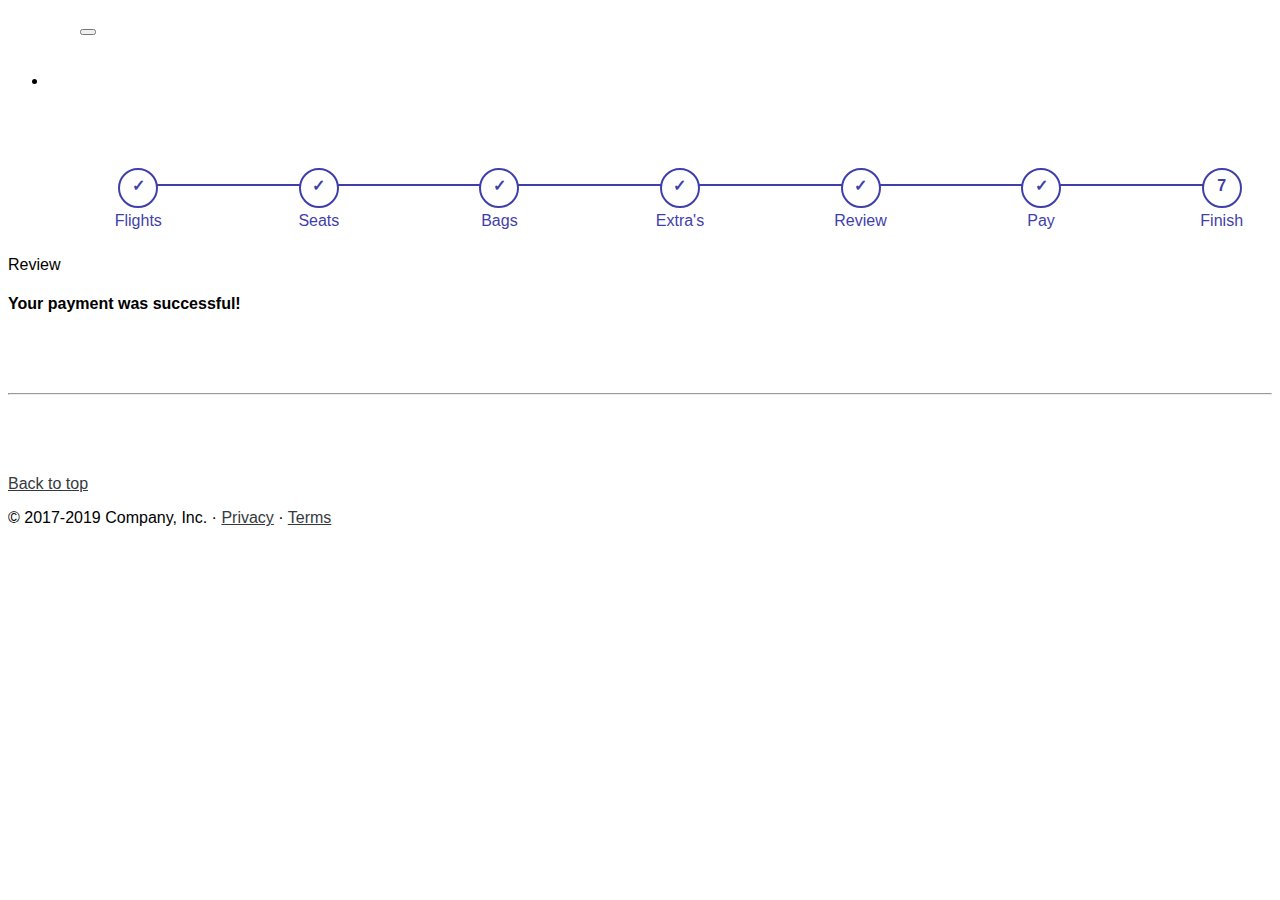
<file: FinalCode1/public/success.html>
<html lang="en">
<head>
  <title>Successful</title>

  <link rel="stylesheet" href="https://stackpath.bootstrapcdn.com/bootstrap/4.2.1/css/bootstrap.min.css" integrity="sha384-GJzZqFGwb1QTTN6wy59ffF1BuGJpLSa9DkKMp0DgiMDm4iYMj70gZWKYbI706tWS" crossorigin="anonymous">
  <!-- Add icon library -->
  <link rel="stylesheet" href="https://cdnjs.cloudflare.com/ajax/libs/font-awesome/4.7.0/css/font-awesome.min.css">
  <link href="css/progress.css" rel="stylesheet" type="text/css">
  <link href="css/style.css" rel="stylesheet" type="text/css">

  </head>

  <body>
    <header>
      <div class="container-fullwidth">
        <nav class="navbar navbar-expand-sm bg-dark navbar-dark" role="navigation">
             <a class="btn" href="index.html" role="button">HOME</a>
             <button class="navbar-toggler" aria-controls="navbar" type="button" data-toggle="collapse" data-target="#navbar3">
                 <span class="navbar-toggler-icon"></span>
             </button>
             <div class="navbar-collapse collapse" id="navbar3">
                <ul class="navbar-nav">
                  <li class="nav-item active">
                        <a class="btn" href="#">ABOUT <span class="sr-only">Home</span></a>
                    </li>

                </ul>
            </div>
       </nav>
       <br /><br />
        <ul class="list-unstyled multi-steps"role="progressbar" aria-valuemin="0" aria-valuetext="Step 7: success" aria-valuemax="7">
          <li>Flights</li>
          <li>Seats</li>
          <li>Bags</li>
          <li>Extra's</li>
          <li>Review</li>
          <li>Pay</li>
          <li class="is-active" aria-current="true" aria-valuenow="7">Finish</li>
        </ul>
    </header>

    <main id="main" role="main">
      <article>
        <section>
          <div class="jumbotron">
            <div class="card">
               <div class="card-header">
                 Review
               </div>
               <div class="card-body">
                 <h4>Your payment was successful!</h4>
               </div>
           </div>
          </div>
        </div>
        </section>
      </article>
    </main>
    <hr class="featurette-divider">
    <footer class="container">
        <p class="float-right"><a href="#">Back to top</a></p>
        <p>&copy; 2017-2019 Company, Inc. &middot; <a href="#">Privacy</a> &middot; <a href="#">Terms</a></p>
      </footer>


  <script src="https://code.jquery.com/jquery-3.3.1.slim.min.js" integrity="sha384-q8i/X+965DzO0rT7abK41JStQIAqVgRVzpbzo5smXKp4YfRvH+8abtTE1Pi6jizo" crossorigin="anonymous"></script>
  <script src="https://cdnjs.cloudflare.com/ajax/libs/popper.js/1.14.6/umd/popper.min.js" integrity="sha384-wHAiFfRlMFy6i5SRaxvfOCifBUQy1xHdJ/yoi7FRNXMRBu5WHdZYu1hA6ZOblgut" crossorigin="anonymous"></script>
  <script src="https://stackpath.bootstrapcdn.com/bootstrap/4.2.1/js/bootstrap.min.js" integrity="sha384-B0UglyR+jN6CkvvICOB2joaf5I4l3gm9GU6Hc1og6Ls7i6U/mkkaduKaBhlAXv9k" crossorigin="anonymous"></script>

  </body>
</html>
</file>
<file: FinalCode1/public/css/progress.css>
.multi-steps > li.is-active:before, .multi-steps > li.is-active ~ li:before {
  content: counter(stepNum);
  font-family: inherit;
  font-weight: 700;
}
.multi-steps > li.is-active:after, .multi-steps > li.is-active ~ li:after {
  background-color: #ededed;
}
.multi-steps {
  display: table;
  table-layout: fixed;
  width: 100%;
}
.multi-steps > li {
  counter-increment: stepNum;
  text-align: center;
  display: table-cell;
  position: relative;
  color: #3F3FAA;
}
.multi-steps > li:before {
  content: '\f00c';
  content: '\2713;';
  content: '\10003';
  content: '\10004';
  content: '\2713';
  display: block;
  margin: 0 auto 4px;
  background-color: #fff;
  width: 36px;
  height: 36px;
  line-height: 32px;
  text-align: center;
  font-weight: bold;
  border-width: 2px;
  border-style: solid;
  border-color: #3F3FAA;
  border-radius: 50%;
}
.multi-steps > li:after {
  content: '';
  height: 2px;
  width: 100%;
  background-color: #3F3FAA;
  position: absolute;
  top: 16px;
  left: 50%;
  z-index: -1;
}
.multi-steps > li:last-child:after {
  display: none;
}
.multi-steps > li.is-active:before {
  background-color: #fff;
  border-color: #3F3FAA;
}
.multi-steps > li.is-active ~ li {
  color: #474747;
}
.multi-steps > li.is-active ~ li:before {
  background-color: #ededed;
  border-color: #ededed;
}
</file>
<file: FinalCode1/public/css/style.css>
.hey {
font-size: 14pt;
}
/*This style contols the hover and focus style of the naviagtion buttons*/
nav .btn {
  color: #fff;
  padding: 10px;
  display: inline-block;
  border: none;
}
nav .btn {
    text-decoration: none;
    background-image: linear-gradient(currentColor, currentColor);/* Drawing Line */
    background-position: 0% 100%;
    background-repeat: no-repeat;
    background-size: 0% 2px;
    transition: background-size .3s;/* transition to move from one point to the other*/
}
nav .btn:hover, .btn:focus {
    background-size: 100% 2px;
    color: #fff
  }

.skip{
    left:-999px;
    position:absolute;
    top:auto;
    width:1px;
    height:1px;
    overflow:hidden;
    z-index:-999;
}
.skip:focus, .skip:active {
    color: #fff;
    /* background-color:#; */
    left: auto;
    top: auto;
    width: 30%;
    height: auto;
    overflow:auto;
    margin: 10px 35%;
    padding:5px;
    border-radius: 3px;
    /* border:4px solid ; */
    text-align:center;
    font-size:1.2em;
    z-index:999;
}

body {
  font-size: 12pt;
  font-family: 'Montserrat bold', sans-serif;
}
html {
  font-family:'Montserrat bold', sans-serif;
}
h1 {
  font-size: 24pt;
  color: #343A40;
  text-align: center;
}
h2  {
  color: #3F3FAA;
}
 a {
   color: #343A40;
 }

h3 {
  font-size: 16pt;
  color: #343A40;
}
h3 .dateHead {
  color: #3F3FAA;
}
.badge, badge-info {
  /* sbackground-color: #3F3FAA; */
  height:30px;
  width:60px;
  font-size: 14pt;
}
.jumbotron {
  padding-top: 10px;
  background-color: white;
}

#continue {
  width:100%;
  float:right;
}

.card, .card-body {
  margin-bottom: 50px;
}
.submit-btn {
	display: inline-block;
	color: #fff;
	background-color: #4849A3;
	font-weight: 700;
	padding: 14px 30px;
	width: 100%;
	border-radius: 30px;
	border: none;
  margin-top: 20px;
}
.submit-btn:hover {
  background-color: #28295C;
  color: white;
  text-decoration: none;

}
input[type=checkbox]
{
  -ms-transform: scale(1.5); /* IE */
  -moz-transform: scale(1.5); /* FF */
  -webkit-transform: scale(1.5); /* Safari and Chrome */
  -o-transform: scale(1.5); /* Opera */
  margin-right: 5px;
  margin-left: 15px;
}
.featurette-divider {
  margin: 5rem 0; /* Space out the Bootstrap <hr> more */
}
 .table, #regular {
    background:#aaa;
    color:#000;
    border-radius:8px;
    cursor:pointer;
}

.table, #regular:hover {
    background:#ccc;
}

label {
  padding-right: 1em;
}

.cards .card {
    border: 1px solid;
    border-radius: 30px;

}

.card p {
    max-width: 60ch;
}
.cards.card a:focus {
    box-shadow: 0 0 0 0.15rem;

}

.cards .card:focus-within, .cards .card:hover {
    box-shadow: 0 0 0 0.15rem #3F3FAA;
}
.cards.card:focus-within a:focus {
    text-decoration: none;
    /* color: yellow; */
}
.goback {
  text-align: center;
}
</file>
<file: FinalCode1/public/css/plane.css>
.visually-hidden {
border:0!important;
clip:rect(0000)!important;
height:1px!important;
overflow:hidden!important;
position:absolute!important;
width:1px!important;
margin:-1px!important;
padding:0!important;
}

/* .plane {
  background-color: yellow;
  width: 20em;
} */
.field {
  border-style: solid;
  border-bottom: 0;
  border-top: 0;
  border-left: 0;
  border-right: 0;
  text-align: center;
  width:auto;
}
fieldset {
border:none;
padding:0;
margin-left: 30px;
margin-right: 30px;
}

.field {
max-width:26em;
margin-bottom:30px;
}

.field--inline {
margin-bottom:0;
display:inline-block;
max-width:auto;
}

.field label,.field legend {
font-size:1em;
line-height:1.25;
margin-bottom:5px;
display:block;
}


.card, .card-body {
  /* background-color: yellow; */
/* margin-left: 50px;
margin-right: 50px; */
width: 100%;
}
.economyClass .field-legend,.firstClass .field-legend {
font-weight:400;
font-style:italic;

}

.plane-row {
overflow:hidden;
margin-bottom:10px;

}

.plane-seat {
float:left;
margin-right:5px;
}

.plane-seat--economyClass:nth-child(3) {
margin-right:10px;
}

.plane-seat--firstClass:nth-child(2) {
/* margin-right:30px; */
}

.plane-seat label {
margin-bottom:0;
background-color:#f5f5f5;
position:relative;
padding:10px;
}

.enhanced .plane-seat label {
background:0 0;
padding:0;
}

.enhanced .plane-seatNumber {
border-radius:5px;

border:2px solid #ddd;
border-top:2px #f5f5f5;
width:2.5em;
text-align:center;
display:block;
background-color:#f5f5f5;
margin:5px 0;
padding:5px;
}

.enhanced .plane-seatNumber:hover {
background-color:#ddd;
border-color:#ddd;
}

.enhanced [type=checkbox]:focus+.plane-seatNumber {
border:2px solid blue;

}

.enhanced [type=checkbox]:disabled+.plane-seatNumber {
/* text-decoration:line-through; */
background-color:#f5f5f5;
color:#bbb;
border-color:#f5f5f5;
}

/* plane checkbox style */
.enhanced .plane-seat input {
position:absolute;
left:-9999em;
}

.enhanced [type=checkbox]:checked+.plane-seatNumber {
background-color:#005ea5; /* color once clicked */
color:#fff; /* Color of writing in box once clicked */
border-color:#005ea5; /* color of border is same as bg color */
}
</file>
